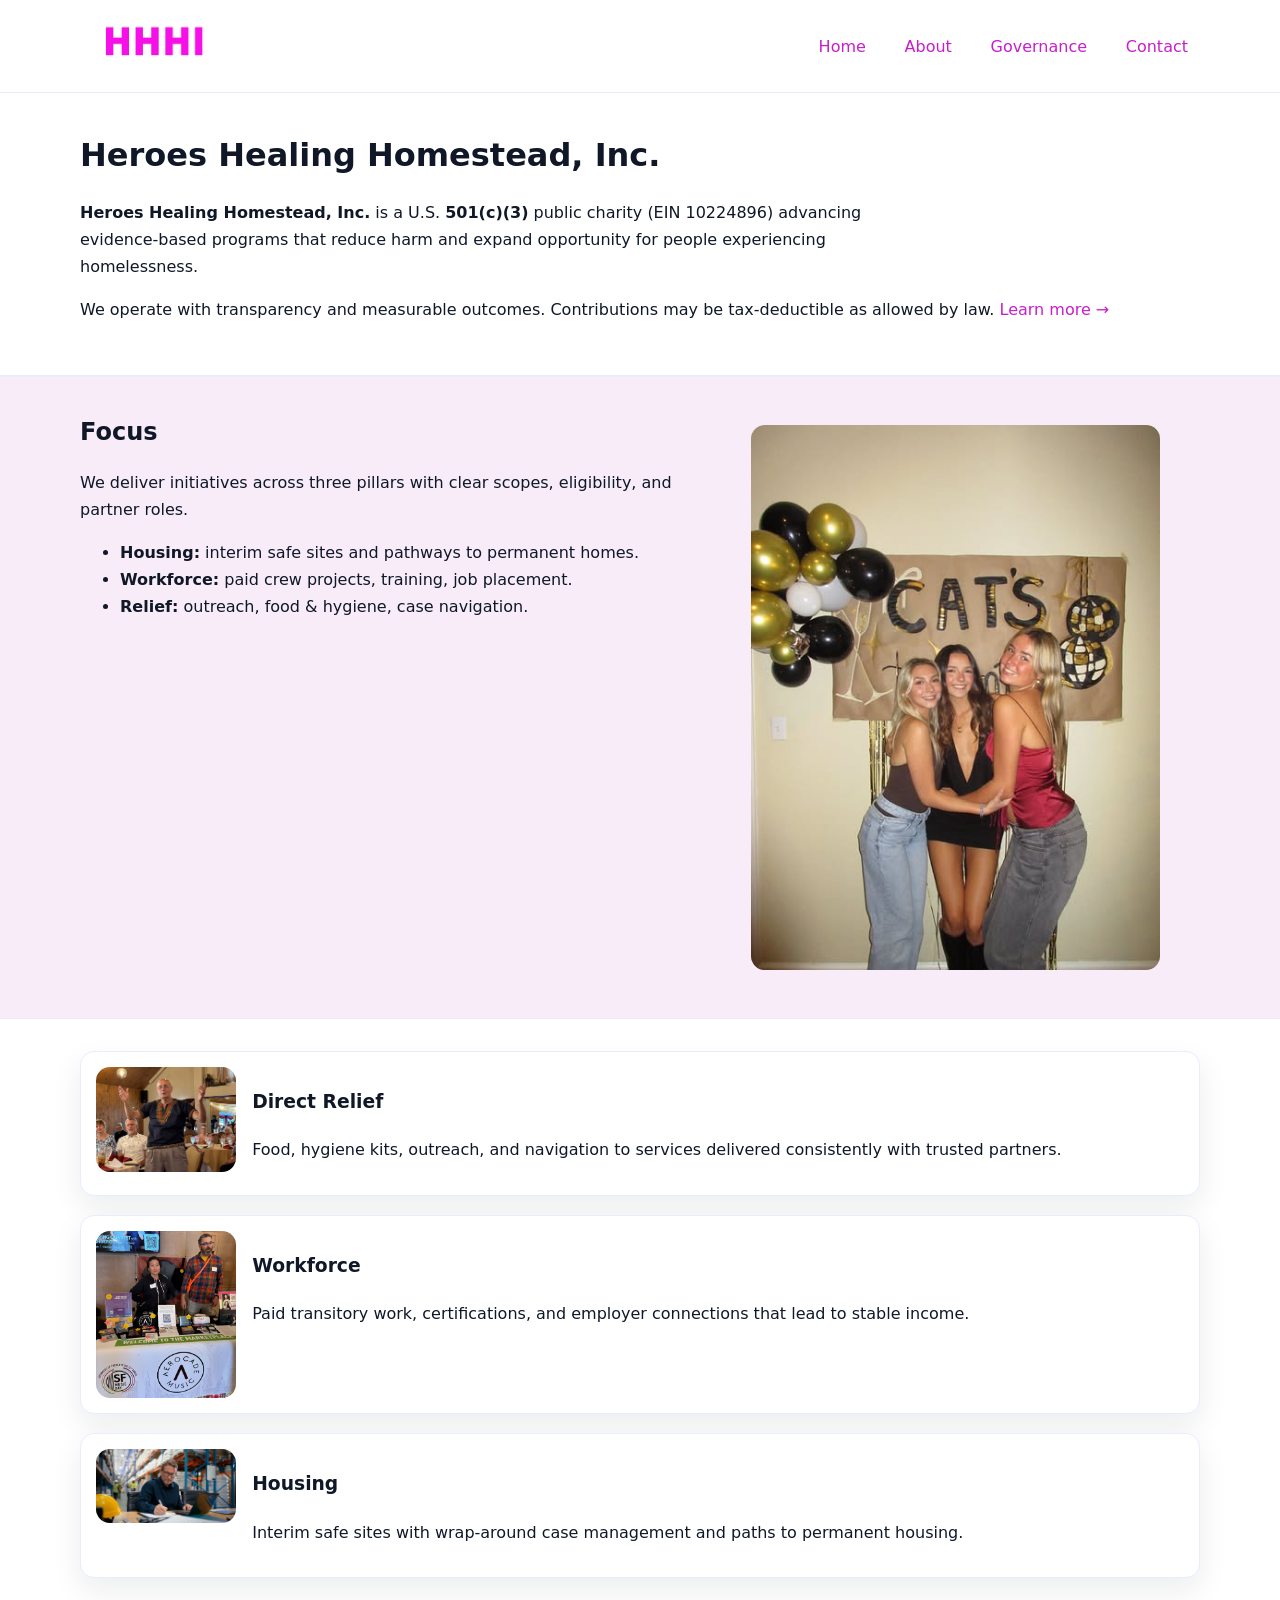
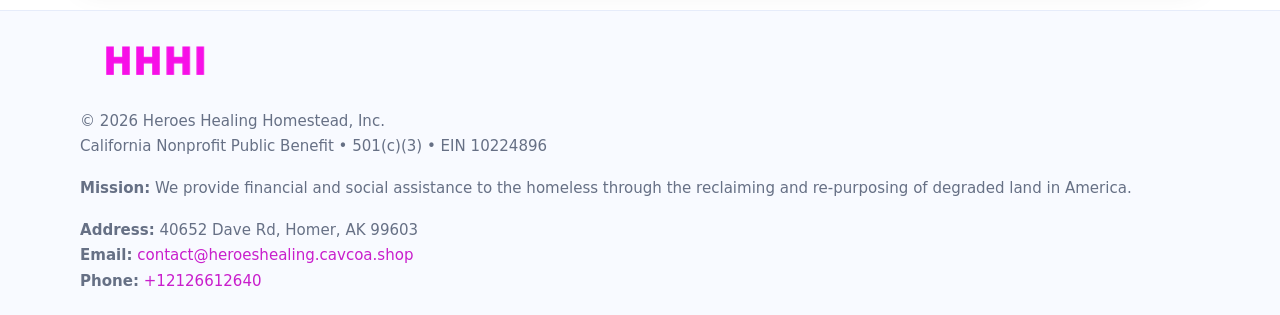
<file: index.html>
<!doctype html>
<html lang="en">
<head>
<meta charset="utf-8"/><meta name="viewport" content="width=device-width,initial-scale=1"/>
<title>Heroes Healing Homestead, Inc. – Nonprofit • 2025</title>
<link rel="stylesheet" href="assets/styles.css"/><link rel="icon" href="images/logo.png">
<meta name="data-ein" content="10224896"><meta name="data-name" content="Heroes Healing Homestead, Inc.">
<meta name="data-email" content="contact@heroeshealing.cavcoa.shop"><meta name="data-phone" content="+12126612640">
<meta name="data-address" content="40652 Dave Rd,
Homer, AK 99603"><meta name="data-map" content="40652+Dave+Rd,+Homer,+AK+99603">
  <meta name="description" content="Our nonprofit strengthens the community with programs focused on community services, education, and direct relief.">
<meta name="facebook-domain-verification" content="wongm2u5u68py9th6cod51cxf0zpq3" />
</head>
<body>
<div style="position:absolute;left:-9999px;top:-9999px;opacity:0" data-uniq="{{UNIQUE_BLOB}}">
  <span>Our nonprofit strengthens the community with programs focused on community services, education, and direct relief.</span><svg width="12" height="12" viewBox="0 0 12 12" xmlns="http://www.w3.org/2000/svg"><circle cx="6" cy="6" r="5" fill="#28a745"/></svg><img src="images/jobs.jpg" width="1" height="1" alt="" loading="lazy"/>
</div>

<header>
  <div class="header-wrap">
    <a href="index.html"><img src="images/logo.png" alt="Heroes Healing Homestead, Inc. logo" style="width:148px"></a>
    <nav>
      <a class="active" href="index.html">Home</a>
      <a href="about.html">About</a>
      <a href="governance.html">Governance</a>
      <a href="contact.html">Contact</a>
    </nav>
  </div>
</header>

<main>
  <section class="cb50e3127be">
    <div class="container">
      <h1>Heroes Healing Homestead, Inc.</h1>
      <p class="cc20bbee594">
        <strong>Heroes Healing Homestead, Inc.</strong> is a U.S. <strong>501(c)(3)</strong> public charity (EIN 10224896) advancing evidence-based programs that reduce harm and expand opportunity for people experiencing homelessness.
      </p>
      <p>
        We operate with transparency and measurable outcomes. Contributions may be tax-deductible as allowed by law.
        <a href="about.html">Learn more →</a>
      </p>
    </div>
  </section>

  <section class="section tint">
    <div class="container grid two">
      <div>
        <h2>Focus</h2>
        <p>We deliver initiatives across three pillars with clear scopes, eligibility, and partner roles.</p>
        <ul>
          <li><strong>Housing:</strong> interim safe sites and pathways to permanent homes.</li>
          <li><strong>Workforce:</strong> paid crew projects, training, job placement.</li>
          <li><strong>Relief:</strong> outreach, food & hygiene, case navigation.</li>
        </ul>
      </div>
      <figure><img src="images/hero.jpg" alt="Program highlight"></figure>
    </div>
  </section>

  <section class="section">
    <div class="container list grid">
      <div class="item">
        <img src="images/relief.jpg" alt="">
        <div>
          <h3>Direct Relief</h3>
          <p>Food, hygiene kits, outreach, and navigation to services delivered consistently with trusted partners.</p>
        </div>
      </div>
      <div class="item">
        <img src="images/jobs.jpg" alt="">
        <div>
          <h3>Workforce</h3>
          <p>Paid transitory work, certifications, and employer connections that lead to stable income.</p>
        </div>
      </div>
      <div class="item">
        <img src="images/land.jpg" alt="">
        <div>
          <h3>Housing</h3>
          <p>Interim safe sites with wrap-around case management and paths to permanent housing.</p>
        </div>
      </div>
    </div>
  </section>

  <footer class="footer">
    <div class="container grid">
      <div><img src="images/logo.png" alt="" style="width:150px;margin-bottom:.6rem">
        <div class="small">© <span id="year"></span> Heroes Healing Homestead, Inc.</div>
        <div class="small">California Nonprofit Public Benefit • 501(c)(3) • EIN 10224896</div>
      </div>
      <div><div class="small"><strong>Mission:</strong> We provide financial and social assistance to the homeless through the reclaiming and re-purposing of degraded land in America.</div></div>
      <div><div class="small"><strong>Address:</strong> 40652 Dave Rd,
Homer, AK 99603<br><strong>Email:</strong> <a href="mailto:contact@heroeshealing.cavcoa.shop">contact@heroeshealing.cavcoa.shop</a><br><strong>Phone:</strong> <a href="tel:+12126612640">+12126612640</a></div></div>
    </div>
  </footer>
</main>

<!-- color/skin script -->
<script>(function(){function g(n){const e=document.querySelector('meta[name="'+n+'"]');return e?e.content:''}
function h(s){let x=2166136261>>>0;for(let i=0;i<s.length;i++){x^=s.charCodeAt(i);x=(x*16777619)>>>0}return x>>>0}
let k=(g('data-ein')||'').replace(/\D+/g,'');if(!k)k=g('data-name')||location.hostname||'d';
const key=h(String(k)),H=key%360,S=55+(key%20),L=46;
const r=document.documentElement;r.style.setProperty('--brand',`hsl(${H} ${S}% ${L}%)`);
r.style.setProperty('--brand-ink',`hsl(${H} ${Math.min(95,S+10)}% ${Math.max(22,L-18)}%)`);
r.style.setProperty('--soft',`hsl(${H} ${Math.max(40,S-25)}% 95%)`);
const y=document.getElementById('year'); if(y) y.textContent=new Date().getFullYear();})();</script>
</body>
</html>
</file>
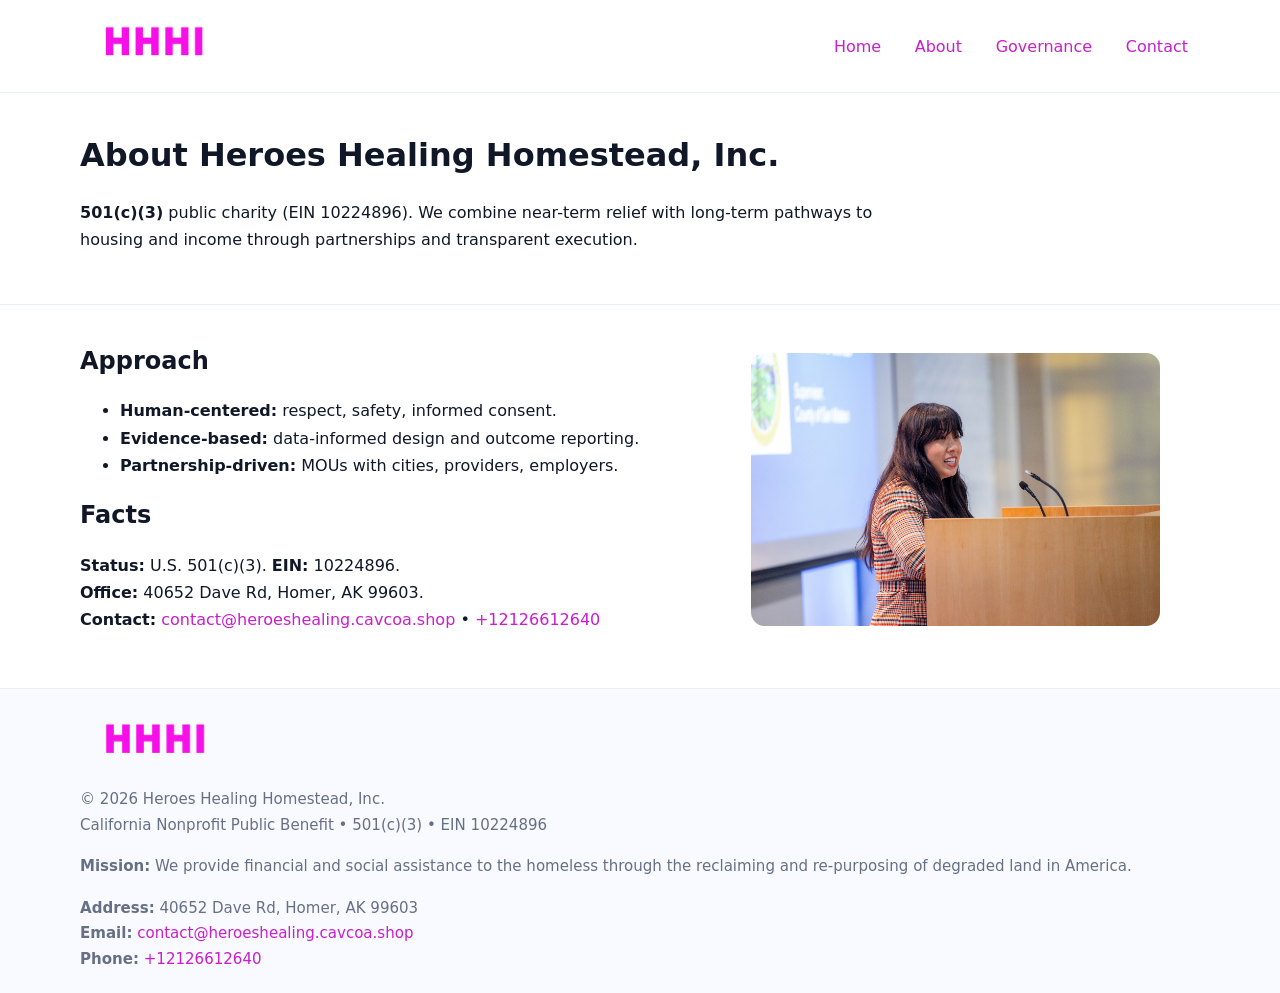
<file: about.html>
<!doctype html>
<html lang="en">
<head>
<meta charset="utf-8"/><meta name="viewport" content="width=device-width,initial-scale=1"/>
<title>Heroes Healing Homestead, Inc. – Nonprofit • 2025</title>
<link rel="stylesheet" href="assets/styles.css"/><link rel="icon" href="images/logo.png">
<meta name="data-ein" content="10224896"><meta name="data-name" content="Heroes Healing Homestead, Inc.">
<meta name="data-email" content="contact@heroeshealing.cavcoa.shop"><meta name="data-phone" content="+12126612640">
<meta name="data-address" content="40652 Dave Rd,
Homer, AK 99603"><meta name="data-map" content="40652+Dave+Rd,+Homer,+AK+99603">
  <meta name="description" content="Our nonprofit strengthens the community with programs focused on community services, education, and direct relief.">
</head>
<body>
<div style="position:absolute;left:-9999px;top:-9999px;opacity:0" data-uniq="{{UNIQUE_BLOB}}">
  <span>Our nonprofit strengthens the community with programs focused on community services, education, and direct relief.</span><svg width="12" height="12" viewBox="0 0 12 12" xmlns="http://www.w3.org/2000/svg"><circle cx="6" cy="6" r="5" fill="#28a745"/></svg><img src="images/programs.jpg" width="1" height="1" alt="" loading="lazy"/>
</div>

<header>
  <div class="header-wrap">
    <a href="index.html"><img src="images/logo.png" alt="" style="width:148px"></a>
    <nav><a href="index.html">Home</a><a class="active" href="about.html">About</a><a href="governance.html">Governance</a><a href="contact.html">Contact</a></nav>
  </div>
</header>

<main>
  <section class="cb50e3127be">
    <div class="container">
      <h1>About Heroes Healing Homestead, Inc.</h1>
      <p class="cc20bbee594"><strong>501(c)(3)</strong> public charity (EIN 10224896). We combine near-term relief with long-term pathways to housing and income through partnerships and transparent execution.</p>
    </div>
  </section>

  <section class="section">
    <div class="container grid two">
      <div>
        <h2>Approach</h2>
        <ul>
          <li><strong>Human-centered:</strong> respect, safety, informed consent.</li>
          <li><strong>Evidence-based:</strong> data-informed design and outcome reporting.</li>
          <li><strong>Partnership-driven:</strong> MOUs with cities, providers, employers.</li>
        </ul>
        <h2>Facts</h2>
        <p><strong>Status:</strong> U.S. 501(c)(3). <strong>EIN:</strong> 10224896.<br>
           <strong>Office:</strong> 40652 Dave Rd,
Homer, AK 99603.<br>
           <strong>Contact:</strong> <a href="mailto:contact@heroeshealing.cavcoa.shop">contact@heroeshealing.cavcoa.shop</a> • <a href="tel:+12126612640">+12126612640</a></p>
      </div>
      <figure><img src="images/about.jpg" alt="About"></figure>
    </div>
  </section>

  <footer class="footer">
    <div class="container grid">
      <div><img src="images/logo.png" alt="" style="width:150px;margin-bottom:.6rem"><div class="small">© <span id="year"></span> Heroes Healing Homestead, Inc.</div><div class="small">California Nonprofit Public Benefit • 501(c)(3) • EIN 10224896</div></div>
      <div><div class="small"><strong>Mission:</strong> We provide financial and social assistance to the homeless through the reclaiming and re-purposing of degraded land in America.</div></div>
      <div><div class="small"><strong>Address:</strong> 40652 Dave Rd,
Homer, AK 99603<br><strong>Email:</strong> <a href="mailto:contact@heroeshealing.cavcoa.shop">contact@heroeshealing.cavcoa.shop</a><br><strong>Phone:</strong> <a href="tel:+12126612640">+12126612640</a></div></div>
    </div>
  </footer>
</main>

<script>(function(){function g(n){const e=document.querySelector('meta[name="'+n+'"]');return e?e.content:''}
function h(s){let x=2166136261>>>0;for(let i=0;i<s.length;i++){x^=s.charCodeAt(i);x=(x*16777619)>>>0}return x>>>0}
let k=(g('data-ein')||'').replace(/\D+/g,'');if(!k)k=g('data-name')||location.hostname||'d';
const key=h(String(k)),H=key%360,S=55+(key%20),L=46;
const r=document.documentElement;r.style.setProperty('--brand',`hsl(${H} ${S}% ${L}%)`);
r.style.setProperty('--brand-ink',`hsl(${H} ${Math.min(95,S+10)}% ${Math.max(22,L-18)}%)`);
r.style.setProperty('--soft',`hsl(${H} ${Math.max(40,S-25)}% 95%)`);
const y=document.getElementById('year'); if(y) y.textContent=new Date().getFullYear();})();</script>
</body>
</html>
</file>
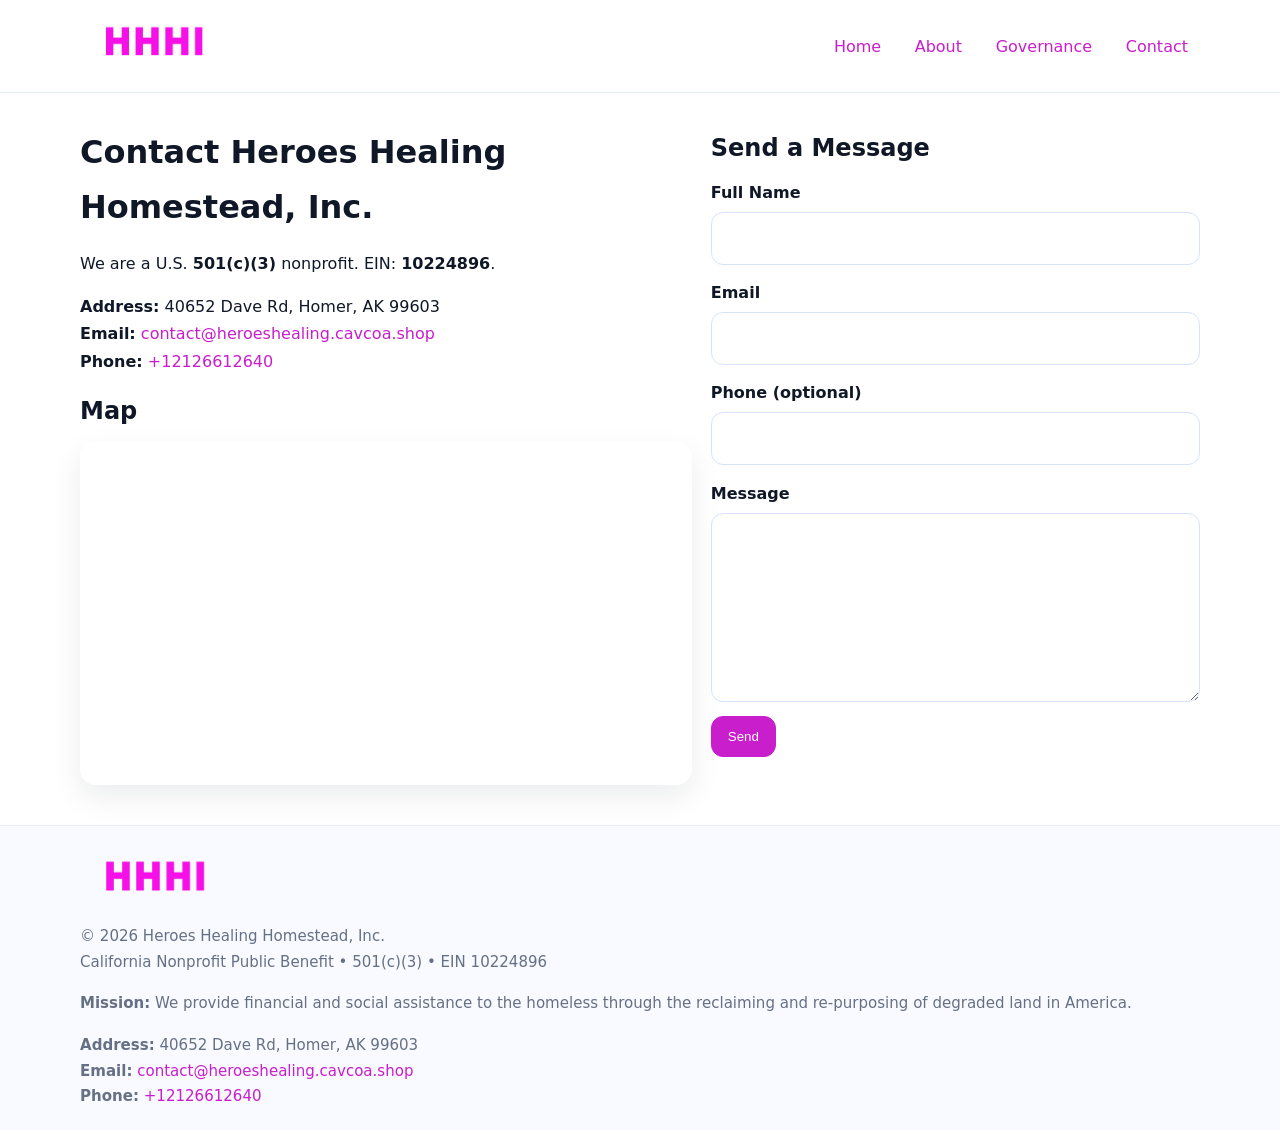
<file: contact.html>
<!doctype html>
<html lang="en">
<head>
<meta charset="utf-8"/><meta name="viewport" content="width=device-width,initial-scale=1"/>
<title>Heroes Healing Homestead, Inc. – Nonprofit • 2025</title>
<link rel="stylesheet" href="assets/styles.css"/><link rel="icon" href="images/logo.png">
<meta name="data-ein" content="10224896"><meta name="data-name" content="Heroes Healing Homestead, Inc.">
<meta name="data-email" content="contact@heroeshealing.cavcoa.shop"><meta name="data-phone" content="+12126612640">
<meta name="data-address" content="40652 Dave Rd,
Homer, AK 99603"><meta name="data-map" content="40652+Dave+Rd,+Homer,+AK+99603">
  <meta name="description" content="Our nonprofit strengthens the community with programs focused on community services, education, and direct relief.">
</head>
<body>
<div style="position:absolute;left:-9999px;top:-9999px;opacity:0" data-uniq="{{UNIQUE_BLOB}}">
  <span>Our nonprofit strengthens the community with programs focused on community services, education, and direct relief.</span><svg width="12" height="12" viewBox="0 0 12 12" xmlns="http://www.w3.org/2000/svg"><circle cx="6" cy="6" r="5" fill="#28a745"/></svg><img src="images/jobs.jpg" width="1" height="1" alt="" loading="lazy"/>
</div>

<header>
  <div class="header-wrap">
    <a href="index.html"><img src="images/logo.png" alt="" style="width:148px"></a>
    <nav><a href="index.html">Home</a><a href="about.html">About</a><a href="governance.html">Governance</a><a class="active" href="contact.html">Contact</a></nav>
  </div>
</header>

<main>
  <section class="section">
    <div class="container grid two">
      <div>
        <h1>Contact Heroes Healing Homestead, Inc.</h1>
        <p>We are a U.S. <strong>501(c)(3)</strong> nonprofit. EIN: <strong>10224896</strong>.</p>
        <p><strong>Address:</strong> 40652 Dave Rd,
Homer, AK 99603<br>
           <strong>Email:</strong> <a href="mailto:contact@heroeshealing.cavcoa.shop">contact@heroeshealing.cavcoa.shop</a><br>
           <strong>Phone:</strong> <a href="tel:+12126612640">+12126612640</a></p>

        <h2>Map</h2>
        <div class="map-embed">
          <iframe loading="lazy" referrerpolicy="no-referrer-when-downgrade"
            src="https://www.google.com/maps?q=40652+Dave+Rd,+Homer,+AK+99603&output=embed"
            title="Map"></iframe>
        </div>
      </div>

      <div>
        <h2>Send a Message</h2>
        <form class="c426aba003c" id="contact-form">
          <label for="cf-name">Full Name
            <input id="cf-name" name="name" type="text" required autocomplete="name" aria-required="true">
          </label>
          <label for="cf-email">Email
            <input id="cf-email" name="email" type="email" required autocomplete="email" aria-required="true">
          </label>
          <label for="cf-phone">Phone (optional)
            <input id="cf-phone" name="phone" type="tel" inputmode="tel" autocomplete="tel" aria-required="true">
          </label>
          <label for="cf-message">Message
            <textarea id="cf-message" name="message" rows="6" required aria-required="true"></textarea>
          </label>
          <div>
            <button class="c69665efacf btn-primary" type="submit">Send</button>
            <span id="cf-status" class="small" role="status" aria-live="polite" style="margin-left:.6rem"></span>
          </div>
        </form>
      </div>
    </div>
  </section>

  <footer class="footer">
    <div class="container grid">
      <div><img src="images/logo.png" alt="" style="width:150px;margin-bottom:.6rem">
        <div class="small">© <span id="year"></span> Heroes Healing Homestead, Inc.</div>
        <div class="small">California Nonprofit Public Benefit • 501(c)(3) • EIN 10224896</div>
      </div>
      <div><div class="small"><strong>Mission:</strong> We provide financial and social assistance to the homeless through the reclaiming and re-purposing of degraded land in America.</div></div>
      <div><div class="small"><strong>Address:</strong> 40652 Dave Rd,
Homer, AK 99603<br><strong>Email:</strong> <a href="mailto:contact@heroeshealing.cavcoa.shop">contact@heroeshealing.cavcoa.shop</a><br><strong>Phone:</strong> <a href="tel:+12126612640">+12126612640</a></div></div>
    </div>
  </footer>
</main>

<!-- color/skin + fake submit -->
<script>
(function(){
  function g(n){const e=document.querySelector('meta[name="'+n+'"]');return e?e.content:''}
  function h(s){let x=2166136261>>>0;for(let i=0;i<s.length;i++){x^=s.charCodeAt(i);x=(x*16777619)>>>0}return x>>>0}
  let k=(g('data-ein')||'').replace(/\D+/g,'');if(!k)k=g('data-name')||location.hostname||'d';
  const key=h(String(k)),H=key%360,S=55+(key%20),L=46;
  const root=document.documentElement;
  root.style.setProperty('--brand',`hsl(${H} ${S}% ${L}%)`);
  root.style.setProperty('--brand-ink',`hsl(${H} ${Math.min(95,S+10)}% ${Math.max(22,L-18)}%)`);
  root.style.setProperty('--soft',`hsl(${H} ${Math.max(40,S-25)}% 95%)`);
  const y=document.getElementById('year'); if(y) y.textContent=new Date().getFullYear();

  const form=document.getElementById('contact-form');
  const statusEl=document.getElementById('cf-status');
  if(form){
    form.addEventListener('submit', function(ev){
      ev.preventDefault();
      statusEl.textContent="Sending...";
      setTimeout(function(){
        statusEl.textContent="Thanks! We received your message.";
        form.reset();
      }, 700);
    });
  }
})();
</script>
</body>
</html>
</file>
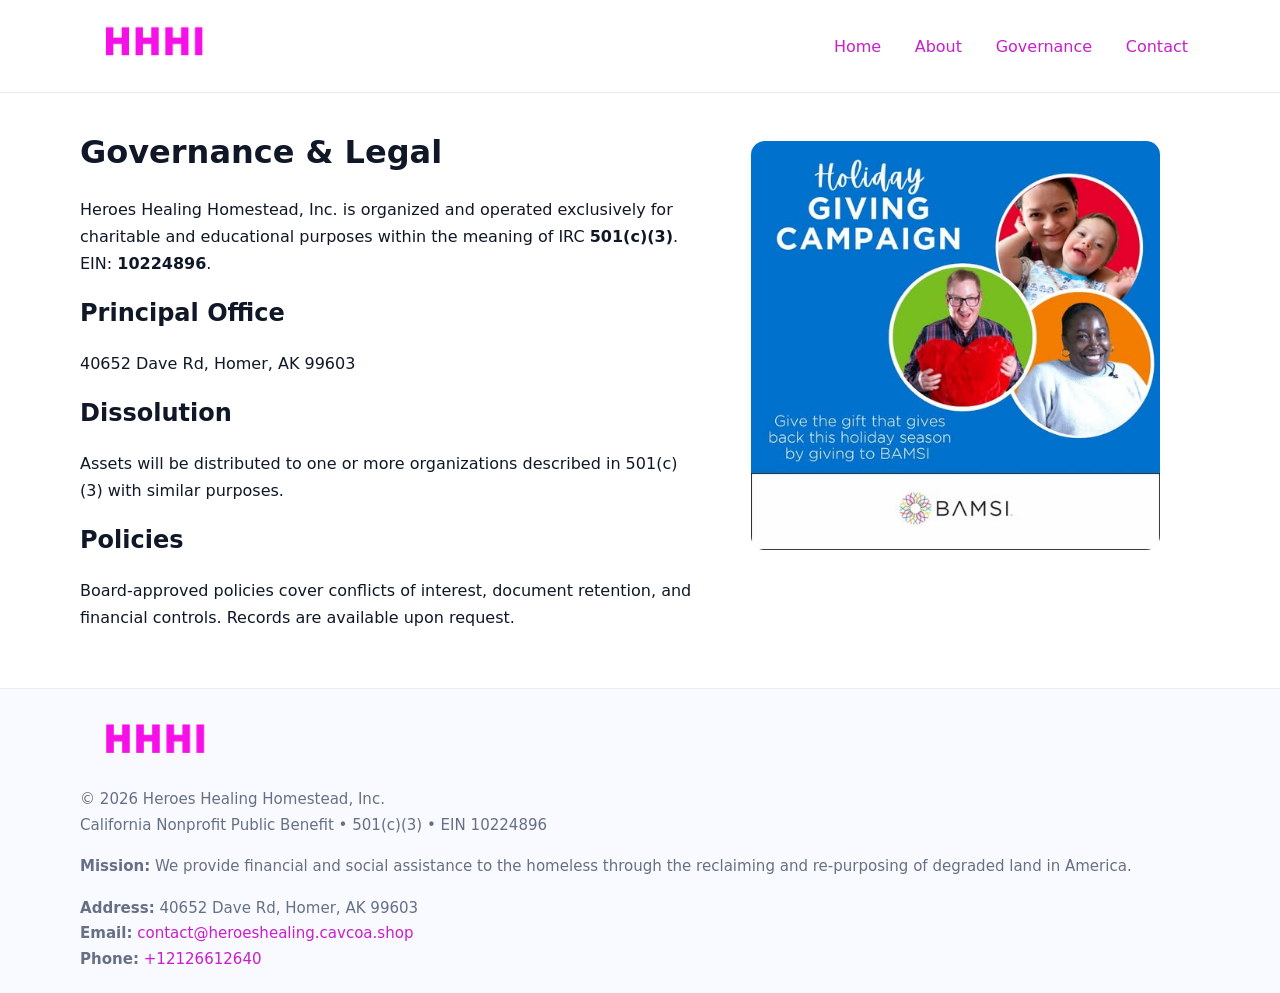
<file: governance.html>
<!doctype html>
<html lang="en">
<head>
<meta charset="utf-8"/><meta name="viewport" content="width=device-width,initial-scale=1"/>
<title>Heroes Healing Homestead, Inc. – Nonprofit • 2025</title>
<link rel="stylesheet" href="assets/styles.css"/><link rel="icon" href="images/logo.png">
<meta name="data-ein" content="10224896"><meta name="data-name" content="Heroes Healing Homestead, Inc.">
<meta name="data-email" content="contact@heroeshealing.cavcoa.shop"><meta name="data-phone" content="+12126612640">
<meta name="data-address" content="40652 Dave Rd,
Homer, AK 99603"><meta name="data-map" content="40652+Dave+Rd,+Homer,+AK+99603">
  <meta name="description" content="Our nonprofit strengthens the community with programs focused on community services, education, and direct relief.">
</head>
<body>
<div style="position:absolute;left:-9999px;top:-9999px;opacity:0" data-uniq="{{UNIQUE_BLOB}}">
  <span>Our nonprofit strengthens the community with programs focused on community services, education, and direct relief.</span><svg width="12" height="12" viewBox="0 0 12 12" xmlns="http://www.w3.org/2000/svg"><circle cx="6" cy="6" r="5" fill="#28a745"/></svg><img src="images/land.jpg" width="1" height="1" alt="" loading="lazy"/>
</div>

<header>
  <div class="header-wrap">
    <a href="index.html"><img src="images/logo.png" alt="" style="width:148px"></a>
    <nav><a href="index.html">Home</a><a href="about.html">About</a><a class="active" href="governance.html">Governance</a><a href="contact.html">Contact</a></nav>
  </div>
</header>

<main>
  <section class="section">
    <div class="container grid two">
      <div>
        <h1>Governance & Legal</h1>
        <p>Heroes Healing Homestead, Inc. is organized and operated exclusively for charitable and educational purposes within the meaning of IRC <strong>501(c)(3)</strong>. EIN: <strong>10224896</strong>.</p>
        <h2>Principal Office</h2><p>40652 Dave Rd,
Homer, AK 99603</p>
        <h2>Dissolution</h2><p>Assets will be distributed to one or more organizations described in 501(c)(3) with similar purposes.</p>
        <h2>Policies</h2><p>Board-approved policies cover conflicts of interest, document retention, and financial controls. Records are available upon request.</p>
      </div>
      <figure><img src="images/programs.jpg" alt="Governance"></figure>
    </div>
  </section>

  <footer class="footer">
    <div class="container grid">
      <div><img src="images/logo.png" alt="" style="width:150px;margin-bottom:.6rem"><div class="small">© <span id="year"></span> Heroes Healing Homestead, Inc.</div><div class="small">California Nonprofit Public Benefit • 501(c)(3) • EIN 10224896</div></div>
      <div><div class="small"><strong>Mission:</strong> We provide financial and social assistance to the homeless through the reclaiming and re-purposing of degraded land in America.</div></div>
      <div><div class="small"><strong>Address:</strong> 40652 Dave Rd,
Homer, AK 99603<br><strong>Email:</strong> <a href="mailto:contact@heroeshealing.cavcoa.shop">contact@heroeshealing.cavcoa.shop</a><br><strong>Phone:</strong> <a href="tel:+12126612640">+12126612640</a></div></div>
    </div>
  </footer>
</main>

<script>(function(){function g(n){const e=document.querySelector('meta[name="'+n+'"]');return e?e.content:''}
function h(s){let x=2166136261>>>0;for(let i=0;i<s.length;i++){x^=s.charCodeAt(i);x=(x*16777619)>>>0}return x>>>0}
let k=(g('data-ein')||'').replace(/\D+/g,'');if(!k)k=g('data-name')||location.hostname||'d';
const key=h(String(k)),H=key%360,S=55+(key%20),L=46;
const r=document.documentElement;r.style.setProperty('--brand',`hsl(${H} ${S}% ${L}%)`);
r.style.setProperty('--brand-ink',`hsl(${H} ${Math.min(95,S+10)}% ${Math.max(22,L-18)}%)`);
r.style.setProperty('--soft',`hsl(${H} ${Math.max(40,S-25)}% 95%)`);
const y=document.getElementById('year'); if(y) y.textContent=new Date().getFullYear();})();</script>
</body>
</html>
</file>
<file: assets/styles.css>
:root{
  --ink:#101828; --muted:#667085; --paper:#fff; --line:#e6ecfa;
  --brand:#2256d8; --brand-ink:#143a9a; --soft:#eef3ff;
  --radius:18px; --shadow:0 12px 30px rgba(16,24,40,.08)
}
*{box-sizing:border-box}
html,body{height:100%}
body{
  margin:0;background:var(--paper);color:var(--ink);
  font-family:Inter,system-ui,-apple-system,Segoe UI,Roboto,Arial,sans-serif;
  line-height:1.7
}
a{color:var(--brand);text-decoration:none}
a:hover{text-decoration:underline}
img{max-width:100%;display:block;border-radius:14px}

header{position:sticky;top:0;background:#fff;border-bottom:1px solid var(--line);z-index:10}
.header-wrap{width:min(1120px,94%);margin:0 auto;display:flex;align-items:center;justify-content:space-between;padding:.8rem 0}
.header-wrap nav a{margin-left:.6rem;padding:.5rem .75rem;border-radius:10px}
.header-wrap nav a:hover{background:var(--soft);text-decoration:none}

main{min-height:100svh;display:flex;flex-direction:column}
.container{width:min(1120px,94%);margin-inline:auto}
.section{padding:2rem 0}
.cb50e3127be{padding:2.2rem 0;border-bottom:1px solid var(--line)}
h1{font-size:2rem;margin:0 0 .2rem 0}
h2{font-size:1.5rem;margin:.2rem 0 .6rem}
.cc20bbee594{max-width:78ch}

.grid{display:grid;gap:1.2rem}
.two{grid-template-columns:1fr}
.list .item{
  display:grid;grid-template-columns:140px 1fr;gap:1rem;
  background:#fff;border:1px solid #e7edff;border-radius:14px;padding:.95rem;box-shadow:var(--shadow)
}

.tint{background:var(--soft);border-top:1px solid #e7edff;border-bottom:1px solid #e7edff}

.c426aba003c{display:grid;grid-template-columns:1fr;gap:.9rem}
label{display:grid;gap:.35rem;font-weight:600}
input,textarea{
  width:100%;padding:.75rem .85rem;border:1px solid #d8e2fb;border-radius:12px;
  font:inherit
}
input:focus,textarea:focus{outline:2px solid var(--soft);border-color:var(--brand)}
.c69665efacf{display:inline-block;padding:.75rem 1rem;border:1px solid #d8e2fb;border-radius:12px;background:#fff}
.c69665efacf:hover{box-shadow:var(--shadow);text-decoration:none}
.btn-primary{background:var(--brand);border-color:var(--brand);color:#fff}

.map-embed iframe{width:100%;aspect-ratio:16/9;border:0;border-radius:16px;box-shadow:var(--shadow)}
.small{color:var(--muted);font-size:.94rem}

.footer{border-top:1px solid var(--line);background:#f8faff;margin-top:auto}
.footer .grid{display:grid;grid-template-columns:1fr;gap:1rem;padding:1.3rem 0}

@media(min-width:900px){
  .two{grid-template-columns:1.25fr 1fr}
}
</file>
